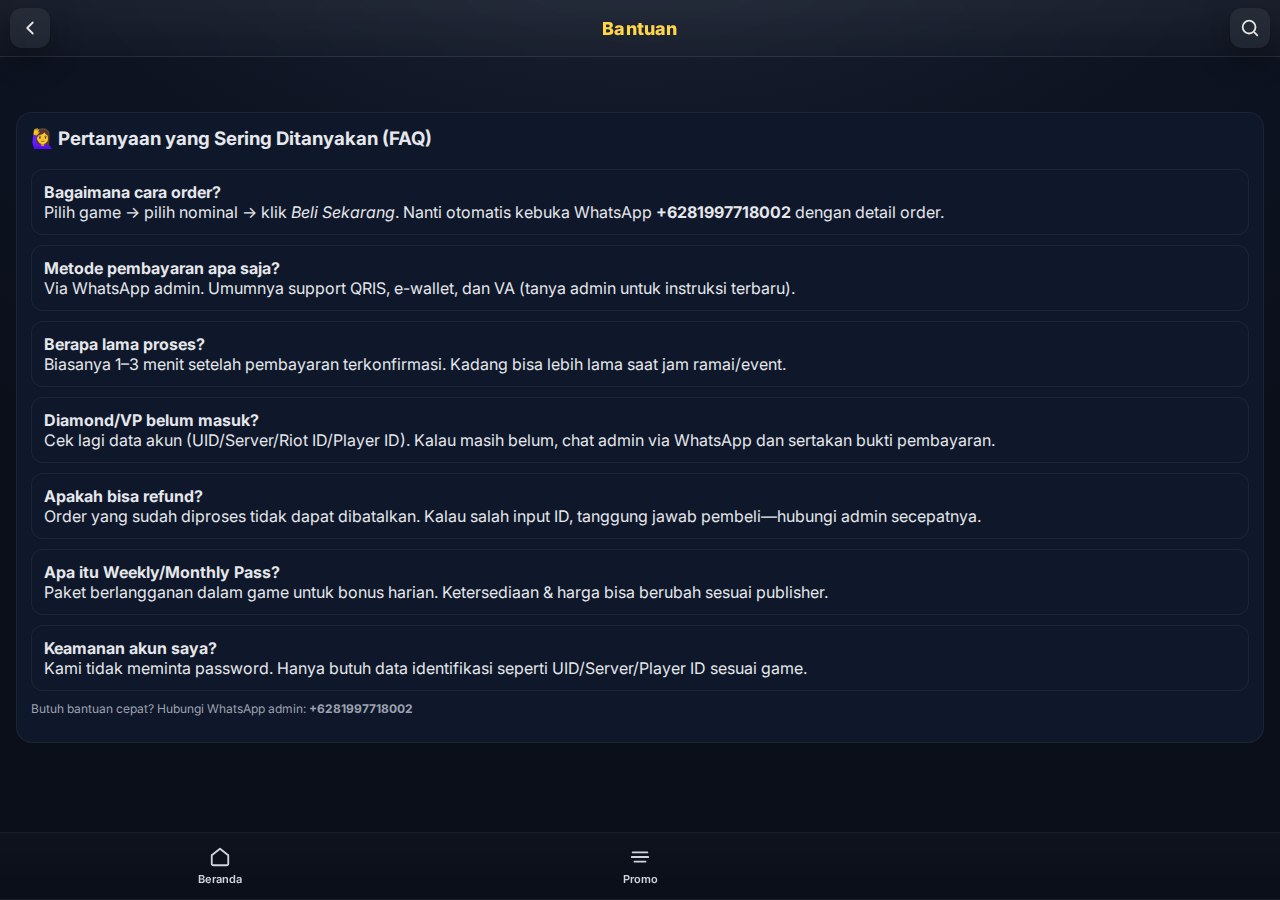
<file: bantuan.html>
<!DOCTYPE html>
<html lang="id">
<head>
  <meta charset="UTF-8" />
  <meta name="viewport" content="width=device-width, initial-scale=1.0"/>
  <title>Bantuan & FAQ</title>
  <link rel="preconnect" href="https://fonts.googleapis.com">
  <link href="https://fonts.googleapis.com/css2?family=Inter:wght@400;600;700;800&display=swap" rel="stylesheet">
  <link rel="stylesheet" href="styles.css"/>
</head>
<body>
  <header class="appbar glass">
    <a class="icon-btn lg-hit" href="index.html" aria-label="Kembali">
      <svg width="22" height="22" viewBox="0 0 24 24" fill="none">
        <path d="M15 18l-6-6 6-6" stroke="currentColor" stroke-width="2" stroke-linecap="round" stroke-linejoin="round"/>
      </svg>
    </a>
    <div class="logo">Bantuan</div>
    <button class="icon-btn lg-hit" id="searchBtn" aria-label="Cari">
      <svg width="22" height="22" viewBox="0 0 24 24" fill="none">
        <circle cx="11" cy="11" r="7" stroke="currentColor" stroke-width="2"/>
        <path d="M20 20l-3-3" stroke="currentColor" stroke-width="2" stroke-linecap="round"/>
      </svg>
    </button>
  </header>

  <main class="container">
    <section class="desc">
      <h3 style="margin-top:0">🙋‍♀️ Pertanyaan yang Sering Ditanyakan (FAQ)</h3>
      <ul class="faq">
        <li>
          <strong>Bagaimana cara order?</strong><br/>
          Pilih game → pilih nominal → klik <em>Beli Sekarang</em>. Nanti otomatis kebuka WhatsApp <b>+6281997718002</b> dengan detail order.
        </li>
        <li>
          <strong>Metode pembayaran apa saja?</strong><br/>
          Via WhatsApp admin. Umumnya support QRIS, e-wallet, dan VA (tanya admin untuk instruksi terbaru).
        </li>
        <li>
          <strong>Berapa lama proses?</strong><br/>
          Biasanya 1–3 menit setelah pembayaran terkonfirmasi. Kadang bisa lebih lama saat jam ramai/event.
        </li>
        <li>
          <strong>Diamond/VP belum masuk?</strong><br/>
          Cek lagi data akun (UID/Server/Riot ID/Player ID). Kalau masih belum, chat admin via WhatsApp dan sertakan bukti pembayaran.
        </li>
        <li>
          <strong>Apakah bisa refund?</strong><br/>
          Order yang sudah diproses tidak dapat dibatalkan. Kalau salah input ID, tanggung jawab pembeli—hubungi admin secepatnya.
        </li>
        <li>
          <strong>Apa itu Weekly/Monthly Pass?</strong><br/>
          Paket berlangganan dalam game untuk bonus harian. Ketersediaan & harga bisa berubah sesuai publisher.
        </li>
        <li>
          <strong>Keamanan akun saya?</strong><br/>
          Kami tidak meminta password. Hanya butuh data identifikasi seperti UID/Server/Player ID sesuai game.
        </li>
      </ul>

      <p class="hint">
        Butuh bantuan cepat? Hubungi WhatsApp admin: <a href="https://wa.me/6281997718002" target="_blank" rel="noopener"><b>+6281997718002</b></a>
      </p>
    </section>
  </main>

  <!-- Footer dua item -->
  <nav class="bottom-nav glass two-items">
    <a class="nav-item" href="index.html">
      <svg width="22" height="22" viewBox="0 0 24 24" fill="none">
        <path d="M3 10l9-7 9 7v9a2 2 0 0 1-2 2H5a2 2 0 0 1-2-2v-9z" stroke="currentColor" stroke-width="2" stroke-linejoin="round"/>
      </svg>
      <span>Beranda</span>
    </a>
    <a class="nav-item" href="promo.html">
      <svg width="22" height="22" viewBox="0 0 24 24" fill="none">
        <path d="M3 12h18M4 7h16M6 17h12" stroke="currentColor" stroke-width="2" stroke-linecap="round"/>
      </svg>
      <span>Promo</span>
    </a>
  </nav>

  <script src="app.js"></script>
</body>
</html>
</file>
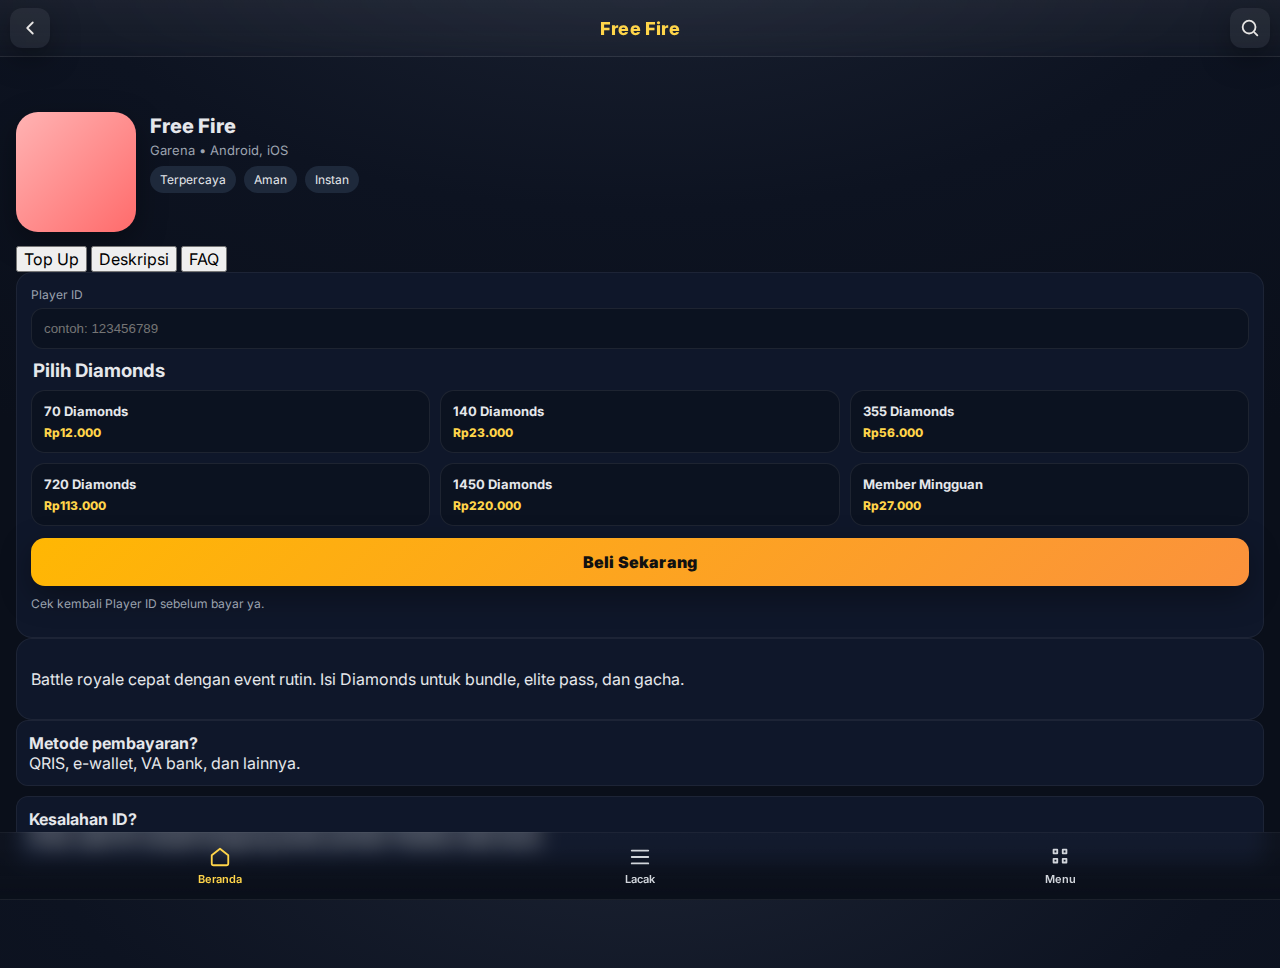
<file: freefire.html>
<!DOCTYPE html>
<html lang="id">
<head>
  <meta charset="UTF-8" />
  <meta name="viewport" content="width=device-width, initial-scale=1.0"/>
  <title>Free Fire — Top Up</title>
  <link href="https://fonts.googleapis.com/css2?family=Inter:wght@400;600;700;800&display=swap" rel="stylesheet">
  <link rel="stylesheet" href="styles.css"/>
</head>
<body>
  <header class="appbar glass">
    <a class="icon-btn" href="index.html" aria-label="Kembali">
      <svg width="22" height="22" viewBox="0 0 24 24" fill="none"><path d="M15 18l-6-6 6-6" stroke="currentColor" stroke-width="2" stroke-linecap="round" stroke-linejoin="round"/></svg>
    </a>
    <div class="logo">Free Fire</div>
    <button class="icon-btn" id="searchBtn" aria-label="Cari">
      <svg width="22" height="22" viewBox="0 0 24 24" fill="none"><circle cx="11" cy="11" r="7" stroke="currentColor" stroke-width="2"/><path d="M20 20l-3-3" stroke="currentColor" stroke-width="2" stroke-linecap="round"/></svg>
    </button>
  </header>

  <main class="container">
    <section class="detail-hero hero-ff">
      <div class="cover"></div>
      <div class="hero-info">
        <h1>Free Fire</h1>
        <p class="sub">Garena • Android, iOS</p>
        <div class="pills">
          <span class="pill">Terpercaya</span><span class="pill">Aman</span><span class="pill">Instan</span>
        </div>
      </div>
    </section>

    <div class="tabs">
      <button class="tab active" data-target="#ff-topup">Top Up</button>
      <button class="tab" data-target="#ff-deskripsi">Deskripsi</button>
      <button class="tab" data-target="#ff-faq">FAQ</button>
    </div>

    <section id="ff-topup" class="tab-panel active">
      <form class="order-form" onsubmit="return false">
        <div class="form-row">
          <label>Player ID</label>
          <input type="text" placeholder="contoh: 123456789" required />
        </div>

        <h3 class="opt-title">Pilih Diamonds</h3>
        <div class="product-grid">
          <label class="radio-card">
            <input type="radio" name="ff_pkg" value="70 Diamonds" data-price="12000">
            <span class="r-title">70 Diamonds</span><span class="price">Rp12.000</span>
          </label>
          <label class="radio-card">
            <input type="radio" name="ff_pkg" value="140 Diamonds" data-price="23000">
            <span class="r-title">140 Diamonds</span><span class="price">Rp23.000</span>
          </label>
          <label class="radio-card">
            <input type="radio" name="ff_pkg" value="355 Diamonds" data-price="56000">
            <span class="r-title">355 Diamonds</span><span class="price">Rp56.000</span>
          </label>
          <label class="radio-card">
            <input type="radio" name="ff_pkg" value="720 Diamonds" data-price="113000">
            <span class="r-title">720 Diamonds</span><span class="price">Rp113.000</span>
          </label>
          <label class="radio-card">
            <input type="radio" name="ff_pkg" value="1450 Diamonds" data-price="220000">
            <span class="r-title">1450 Diamonds</span><span class="price">Rp220.000</span>
          </label>
          <label class="radio-card">
            <input type="radio" name="ff_pkg" value="Member Mingguan" data-price="27000">
            <span class="r-title">Member Mingguan</span><span class="price">Rp27.000</span>
          </label>
        </div>

        <button class="buy-btn" data-game="Free Fire">Beli Sekarang</button>
        <p class="hint">Cek kembali Player ID sebelum bayar ya.</p>
      </form>
    </section>

    <section id="ff-deskripsi" class="tab-panel">
      <div class="desc"><p>Battle royale cepat dengan event rutin. Isi Diamonds untuk bundle, elite pass, dan gacha.</p></div>
    </section>

    <section id="ff-faq" class="tab-panel">
      <ul class="faq">
        <li><strong>Metode pembayaran?</strong><br/>QRIS, e-wallet, VA bank, dan lainnya.</li>
        <li><strong>Kesalahan ID?</strong><br/>Order salah ID menjadi tanggung jawab pembeli. Pastikan data benar.</li>
      </ul>
    </section>
  </main>

  <nav class="bottom-nav glass">
    <a class="nav-item active" href="index.html">
      <svg width="22" height="22" viewBox="0 0 24 24" fill="none"><path d="M3 10l9-7 9 7v9a2 2 0 0 1-2 2H5a2 2 0 0 1-2-2v-9z" stroke="currentColor" stroke-width="2" stroke-linejoin="round"/></svg>
      <span>Beranda</span>
    </a>
    <a class="nav-item" href="#"><svg width="22" height="22" viewBox="0 0 24 24" fill="none"><path d="M3 5h18M3 12h18M3 19h18" stroke="currentColor" stroke-width="2" stroke-linecap="round"/></svg><span>Lacak</span></a>
    <a class="nav-item" href="#"><svg width="22" height="22" viewBox="0 0 24 24" fill="none"><path d="M5 4h4v4H5zM15 4h4v4h-4zM5 14h4v4H5zM15 14h4v4h-4z" stroke="currentColor" stroke-width="2" stroke-linejoin="round"/></svg><span>Menu</span></a>
  </nav>

  <script src="app.js"></script>
</body>
</html>
</file>
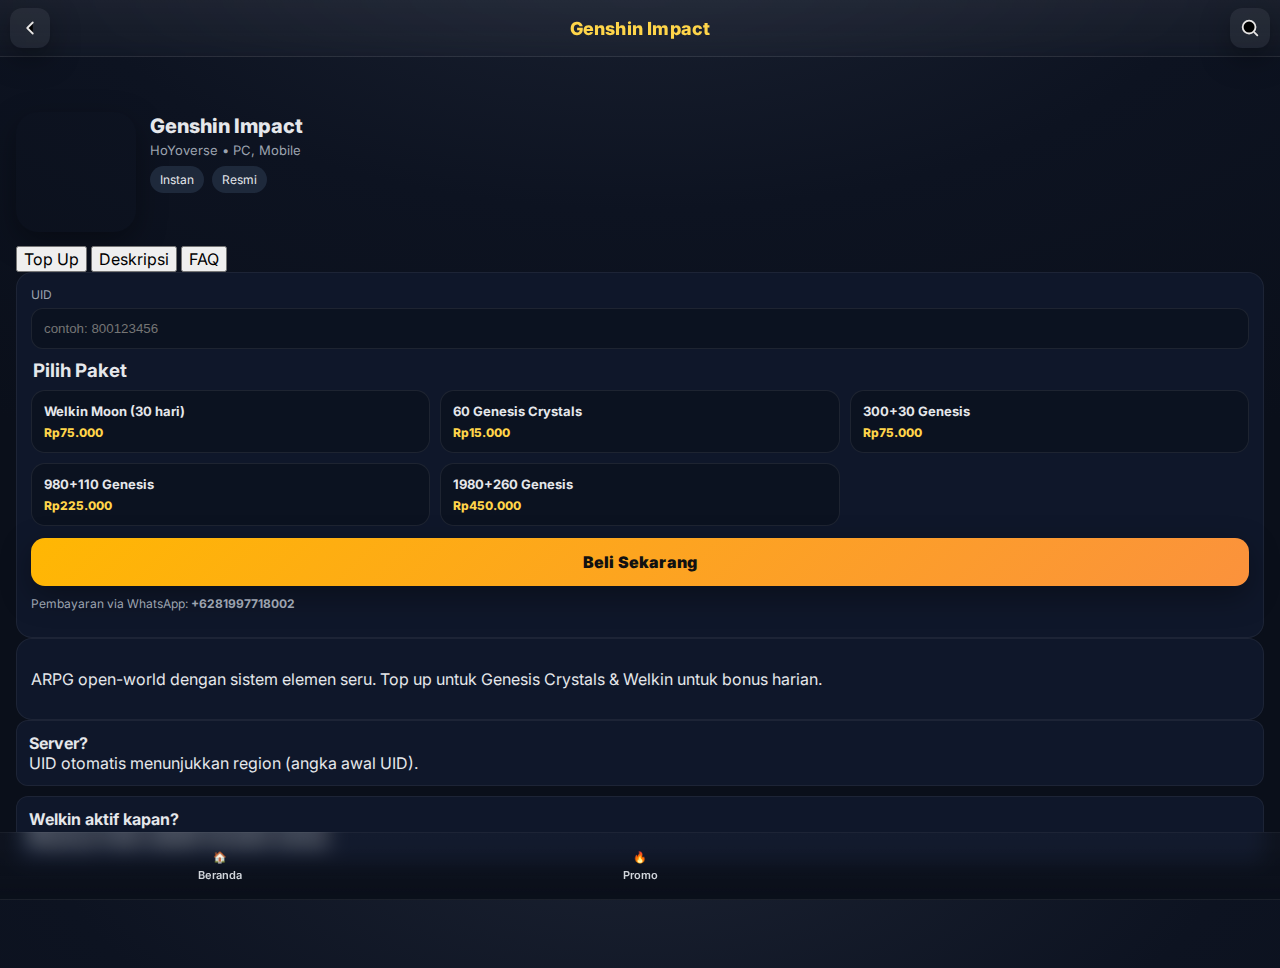
<file: genshin.html>
<!DOCTYPE html>
<html lang="id">
<head>
  <meta charset="UTF-8" />
  <meta name="viewport" content="width=device-width, initial-scale=1.0"/>
  <title>Genshin Impact — Top Up</title>
  <link href="https://fonts.googleapis.com/css2?family=Inter:wght@400;600;700;800&display=swap" rel="stylesheet">
  <link rel="stylesheet" href="styles.css"/>
</head>
<body>
  <header class="appbar glass">
    <a class="icon-btn lg-hit" href="index.html" aria-label="Kembali">
      <svg width="22" height="22" viewBox="0 0 24 24"><path d="M15 18l-6-6 6-6" stroke="currentColor" stroke-width="2" stroke-linecap="round" stroke-linejoin="round"/></svg>
    </a>
    <div class="logo">Genshin Impact</div>
    <button class="icon-btn lg-hit" id="searchBtn" aria-label="Cari">
      <svg width="22" height="22" viewBox="0 0 24 24"><circle cx="11" cy="11" r="7" stroke="currentColor" stroke-width="2"/><path d="M20 20l-3-3" stroke="currentColor" stroke-width="2" stroke-linecap="round"/></svg>
    </button>
  </header>

  <main class="container">
    <section class="detail-hero hero-gi">
      <div class="cover"></div>
      <div class="hero-info">
        <h1>Genshin Impact</h1>
        <p class="sub">HoYoverse • PC, Mobile</p>
        <div class="pills"><span class="pill">Instan</span><span class="pill">Resmi</span></div>
      </div>
    </section>

    <div class="tabs">
      <button class="tab active" data-target="#gi-topup">Top Up</button>
      <button class="tab" data-target="#gi-desc">Deskripsi</button>
      <button class="tab" data-target="#gi-faq">FAQ</button>
    </div>

    <section id="gi-topup" class="tab-panel active">
      <form class="order-form" onsubmit="return false">
        <div class="form-row">
          <label>UID</label>
          <input type="text" placeholder="contoh: 800123456" required />
        </div>

        <h3 class="opt-title">Pilih Paket</h3>
        <div class="product-grid">
          <label class="radio-card"><input type="radio" name="gi_pkg" value="Blessing of the Welkin Moon" data-price="75000"><span class="r-title">Welkin Moon (30 hari)</span><span class="price">Rp75.000</span></label>
          <label class="radio-card"><input type="radio" name="gi_pkg" value="60 Genesis Crystals" data-price="15000"><span class="r-title">60 Genesis Crystals</span><span class="price">Rp15.000</span></label>
          <label class="radio-card"><input type="radio" name="gi_pkg" value="300+30 Genesis Crystals" data-price="75000"><span class="r-title">300+30 Genesis</span><span class="price">Rp75.000</span></label>
          <label class="radio-card"><input type="radio" name="gi_pkg" value="980+110 Genesis Crystals" data-price="225000"><span class="r-title">980+110 Genesis</span><span class="price">Rp225.000</span></label>
          <label class="radio-card"><input type="radio" name="gi_pkg" value="1980+260 Genesis Crystals" data-price="450000"><span class="r-title">1980+260 Genesis</span><span class="price">Rp450.000</span></label>
        </div>

        <button class="buy-btn" data-game="Genshin Impact">Beli Sekarang</button>
        <p class="hint">Pembayaran via WhatsApp: <b>+6281997718002</b></p>
      </form>
    </section>

    <section id="gi-desc" class="tab-panel">
      <div class="desc"><p>ARPG open-world dengan sistem elemen seru. Top up untuk Genesis Crystals & Welkin untuk bonus harian.</p></div>
    </section>

    <section id="gi-faq" class="tab-panel">
      <ul class="faq">
        <li><strong>Server?</strong><br/>UID otomatis menunjukkan region (angka awal UID).</li>
        <li><strong>Welkin aktif kapan?</strong><br/>Biasanya instan setelah transaksi sukses.</li>
      </ul>
    </section>
  </main>

  <nav class="bottom-nav glass two-items">
    <a class="nav-item" href="index.html">🏠<span>Beranda</span></a>
    <a class="nav-item" href="promo.html">🔥<span>Promo</span></a>
  </nav>

  <script src="app.js"></script>
</body>
</html>
</file>
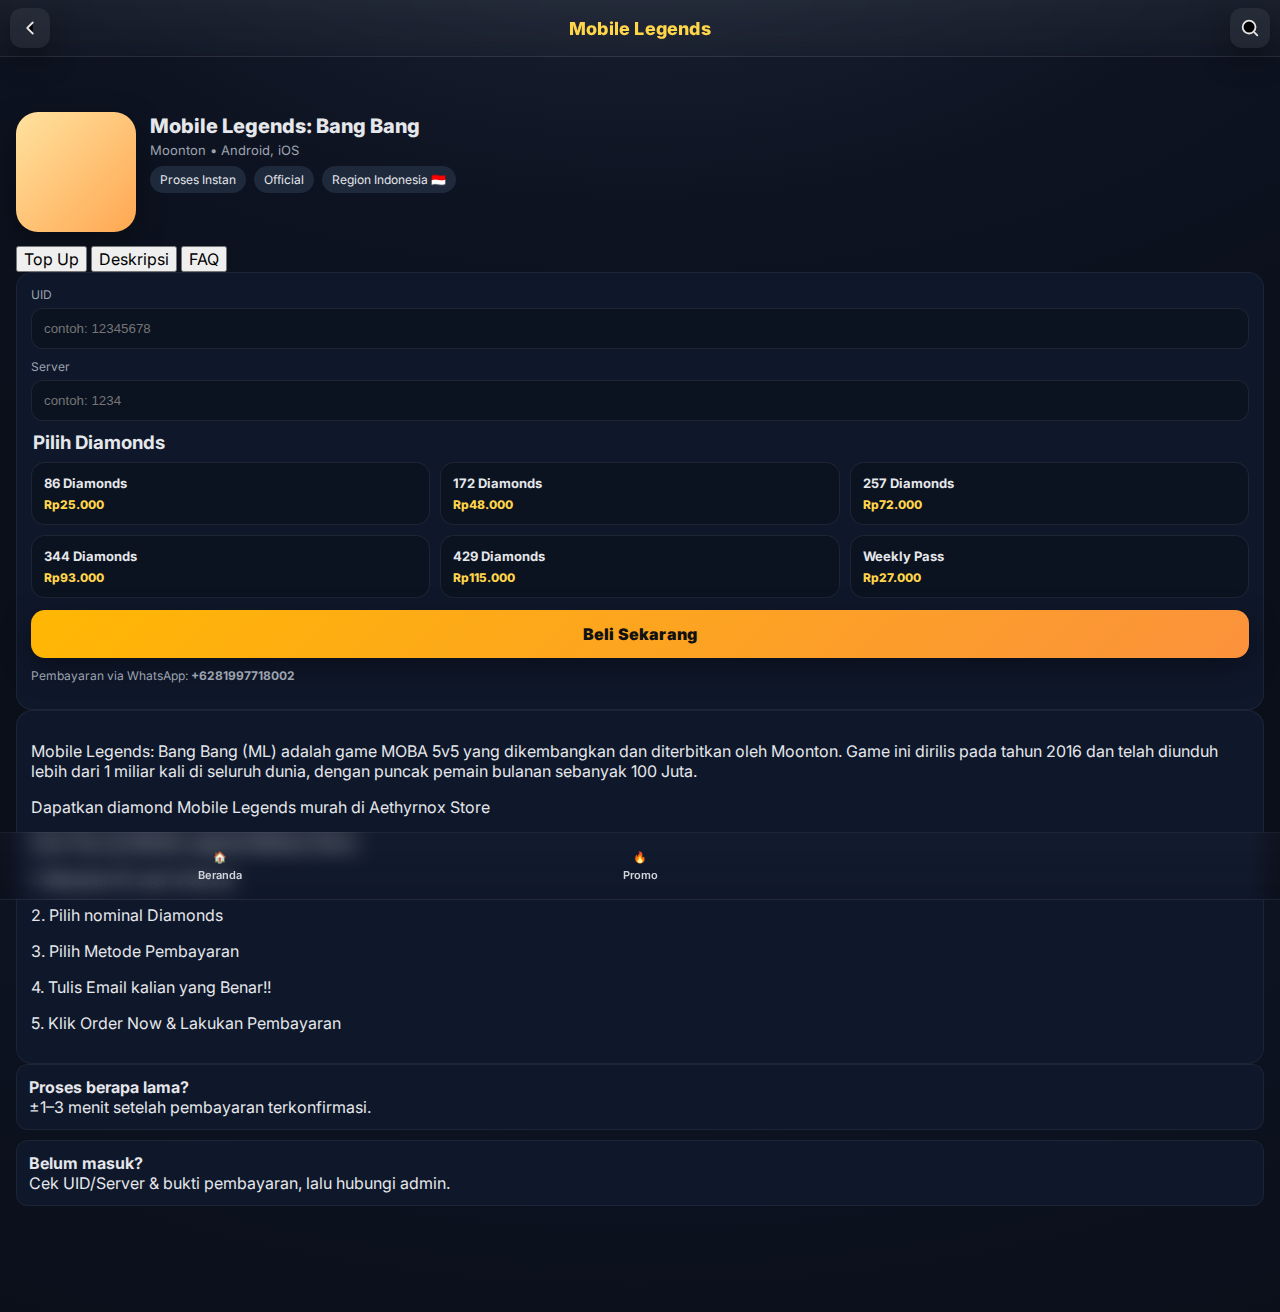
<file: mobilelegends.html>
<!DOCTYPE html>
<html lang="id">
<head>
  <link rel="icon" type="image/svg+xml"
    href='data:image/svg+xml;utf8,
    <svg xmlns="http://www.w3.org/2000/svg" viewBox="0 0 64 64">
      <defs><linearGradient id="g" x1="0" y1="0" x2="1" y2="1">
        <stop stop-color="%23ffb703"/><stop offset="1" stop-color="%23fb923c"/>
      </linearGradient></defs>
      <rect width="64" height="64" rx="14" fill="url(%23g)"/>
      <text x="50%" y="55%" dominant-baseline="middle" text-anchor="middle"
            font-family="Inter, Arial" font-size="44" font-weight="800" fill="%23111">A</text>
    </svg>' />

  <link rel="preconnect" href="https://fonts.googleapis.com">
  <link href="https://fonts.googleapis.com/css2?family=Inter:wght@400;600;700;800&display=swap" rel="stylesheet">
  <link rel="stylesheet" href="styles.css" />
  <meta charset="UTF-8" />
  <meta name="viewport" content="width=device-width, initial-scale=1.0"/>
  <title>Mobile Legends — Top Up</title>
  <link href="https://fonts.googleapis.com/css2?family=Inter:wght@400;600;700;800&display=swap" rel="stylesheet">
  <link rel="stylesheet" href="styles.css"/>
</head>
<body>
  <header class="appbar glass">
    <a class="icon-btn lg-hit" href="index.html" aria-label="Kembali">
      <svg width="22" height="22" viewBox="0 0 24 24"><path d="M15 18l-6-6 6-6" stroke="currentColor" stroke-width="2" stroke-linecap="round" stroke-linejoin="round"/></svg>
    </a>
    <div class="logo">Mobile Legends</div>
    <button class="icon-btn lg-hit" id="searchBtn" aria-label="Cari">
      <svg width="22" height="22" viewBox="0 0 24 24"><circle cx="11" cy="11" r="7" stroke="currentColor" stroke-width="2"/><path d="M20 20l-3-3" stroke="currentColor" stroke-width="2" stroke-linecap="round"/></svg>
    </button>
  </header>

  <main class="container">
    <section class="detail-hero hero-ml">
      <div class="cover"></div>
      <div class="hero-info">
        <h1>Mobile Legends: Bang Bang</h1>
        <p class="sub">Moonton • Android, iOS</p>
        <div class="pills"><span class="pill">Proses Instan</span><span class="pill">Official</span><span class="pill">Region Indonesia 🇮🇩</span></div>
      </div>
    </section>

    <div class="tabs">
      <button class="tab active" data-target="#ml-topup">Top Up</button>
      <button class="tab" data-target="#ml-desc">Deskripsi</button>
      <button class="tab" data-target="#ml-faq">FAQ</button>
    </div>

    <section id="ml-topup" class="tab-panel active">
      <form class="order-form" onsubmit="return false">
        <div class="form-row">
          <label>UID</label>
          <input type="text" placeholder="contoh: 12345678" required />
        </div>
        <div class="form-row">
          <label>Server</label>
          <input type="text" placeholder="contoh: 1234" required />
        </div>

        <h3 class="opt-title">Pilih Diamonds</h3>
        <div class="product-grid">
          <label class="radio-card"><input type="radio" name="ml_pkg" value="86 Diamonds" data-price="25000"><span class="r-title">86 Diamonds</span><span class="price">Rp25.000</span></label>
          <label class="radio-card"><input type="radio" name="ml_pkg" value="172 Diamonds" data-price="48000"><span class="r-title">172 Diamonds</span><span class="price">Rp48.000</span></label>
          <label class="radio-card"><input type="radio" name="ml_pkg" value="257 Diamonds" data-price="72000"><span class="r-title">257 Diamonds</span><span class="price">Rp72.000</span></label>
          <label class="radio-card"><input type="radio" name="ml_pkg" value="344 Diamonds" data-price="93000"><span class="r-title">344 Diamonds</span><span class="price">Rp93.000</span></label>
          <label class="radio-card"><input type="radio" name="ml_pkg" value="429 Diamonds" data-price="115000"><span class="r-title">429 Diamonds</span><span class="price">Rp115.000</span></label>
          <label class="radio-card"><input type="radio" name="ml_pkg" value="Weekly Pass" data-price="27000"><span class="r-title">Weekly Pass</span><span class="price">Rp27.000</span></label>
        </div>

        <button class="buy-btn" data-game="Mobile Legends">Beli Sekarang</button>
        <p class="hint">Pembayaran via WhatsApp: <b>+6281997718002</b></p>
      </form>
    </section>

    <section id="ml-desc" class="tab-panel">
      <div class="desc"><p>Mobile Legends: Bang Bang (ML) adalah game MOBA 5v5 yang dikembangkan dan diterbitkan oleh Moonton. Game ini dirilis pada tahun 2016 dan telah diunduh lebih dari 1 miliar kali di seluruh dunia, dengan puncak pemain bulanan sebanyak 100 Juta.</p>
                        <p>Dapatkan diamond Mobile Legends murah di Aethyrnox Store</p>

<p>Cara Top Up  Mobile Legends Bahtera Store:</p>
<p>1. Masukan ID user & Server</p>
<p>2. Pilih nominal Diamonds</p>
<p>3. Pilih Metode Pembayaran</p>
<p>4. Tulis Email kalian yang Benar!!</p>
<p>5. Klik Order Now & Lakukan Pembayaran </p></div>
    </section>

    <section id="ml-faq" class="tab-panel">
      <ul class="faq">
        <li><strong>Proses berapa lama?</strong><br/>±1–3 menit setelah pembayaran terkonfirmasi.</li>
        <li><strong>Belum masuk?</strong><br/>Cek UID/Server & bukti pembayaran, lalu hubungi admin.</li>
      </ul>
    </section>
  </main>

  <nav class="bottom-nav glass two-items">
    <a class="nav-item" href="index.html">🏠<span>Beranda</span></a>
    <a class="nav-item" href="promo.html">🔥<span>Promo</span></a>
  </nav>

  <script src="app.js"></script>
</body>
</html>
</file>
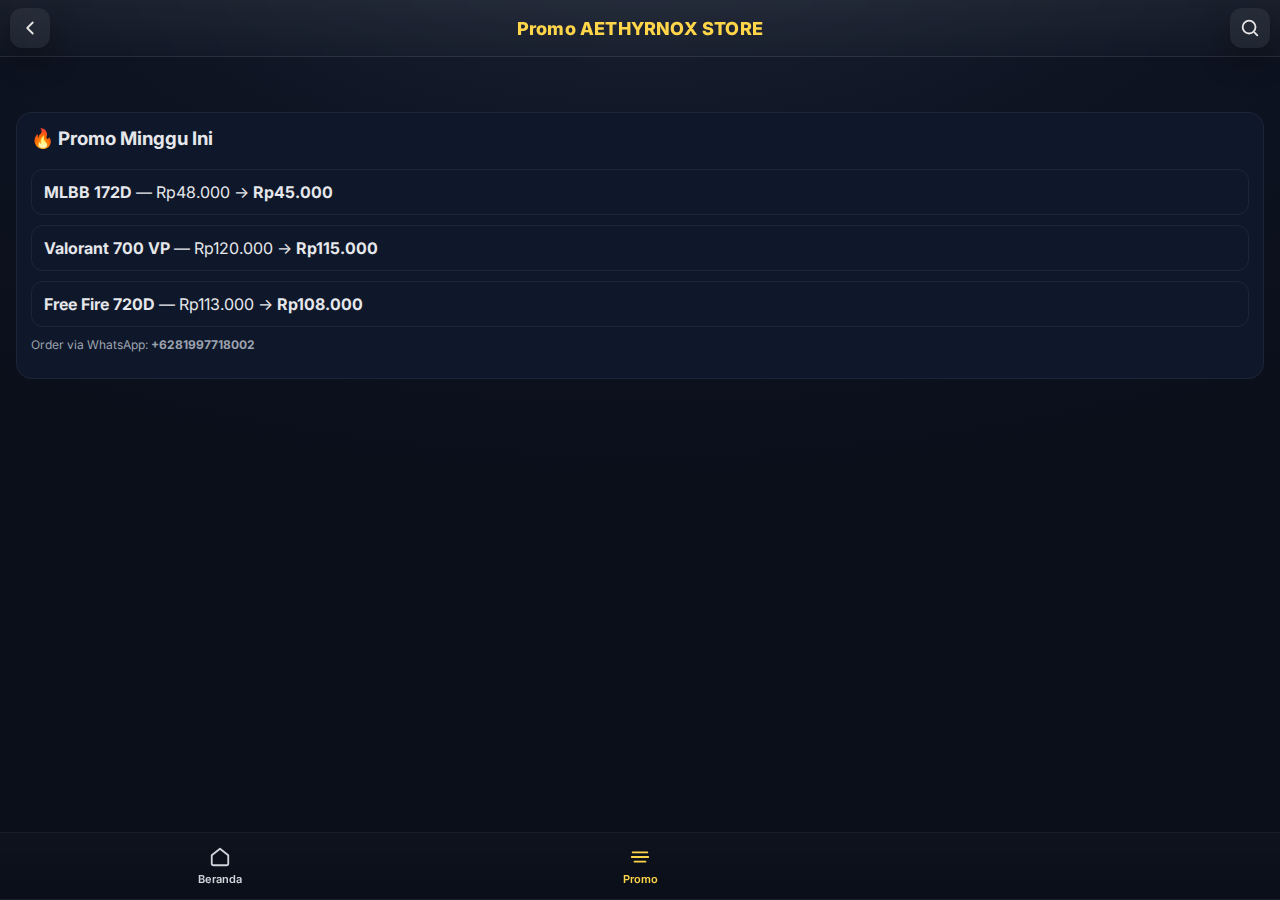
<file: promo.html>
<!DOCTYPE html>
<html lang="id">
<head>
  <meta charset="UTF-8" />
  <meta name="viewport" content="width=device-width, initial-scale=1.0"/>
  <title>Promo</title>
  <link href="https://fonts.googleapis.com/css2?family=Inter:wght@400;600;700;800&display=swap" rel="stylesheet">
  <link rel="stylesheet" href="styles.css"/>
</head>
<body>
  <header class="appbar glass">
    <a class="icon-btn lg-hit" href="index.html" aria-label="Kembali">
      <svg width="22" height="22" viewBox="0 0 24 24" fill="none"><path d="M15 18l-6-6 6-6" stroke="currentColor" stroke-width="2" stroke-linecap="round" stroke-linejoin="round"/></svg>
    </a>
    <div class="logo">Promo AETHYRNOX STORE</div>
    <button class="icon-btn lg-hit" id="searchBtn" aria-label="Cari">
      <svg width="22" height="22" viewBox="0 0 24 24" fill="none"><circle cx="11" cy="11" r="7" stroke="currentColor" stroke-width="2"/><path d="M20 20l-3-3" stroke="currentColor" stroke-width="2" stroke-linecap="round"/></svg>
    </button>
  </header>

  <main class="container">
    <section class="desc">
      <h3 style="margin-top:0">🔥 Promo Minggu Ini</h3>
      <ul class="faq">
        <li><strong>MLBB 172D</strong> — Rp48.000 → <b>Rp45.000</b></li>
        <li><strong>Valorant 700 VP</strong> — Rp120.000 → <b>Rp115.000</b></li>
        <li><strong>Free Fire 720D</strong> — Rp113.000 → <b>Rp108.000</b></li>
      </ul>
      <p class="hint">Order via WhatsApp: <b>+6281997718002</b></p>
    </section>
  </main>

  <nav class="bottom-nav glass">
    <a class="nav-item" href="index.html">
      <svg width="22" height="22" viewBox="0 0 24 24" fill="none"><path d="M3 10l9-7 9 7v9a2 2 0 0 1-2 2H5a2 2 0 0 1-2-2v-9z" stroke="currentColor" stroke-width="2" stroke-linejoin="round"/></svg>
      <span>Beranda</span>
    </a>
    <a class="nav-item active" href="promo.html">
      <svg width="22" height="22" viewBox="0 0 24 24" fill="none"><path d="M3 12h18M4 7h16M6 17h12" stroke="currentColor" stroke-width="2" stroke-linecap="round"/></svg>
      <span>Promo</span>
    </a>
  </nav>

  <script src="app.js"></script>
</body>
</html>
</file>
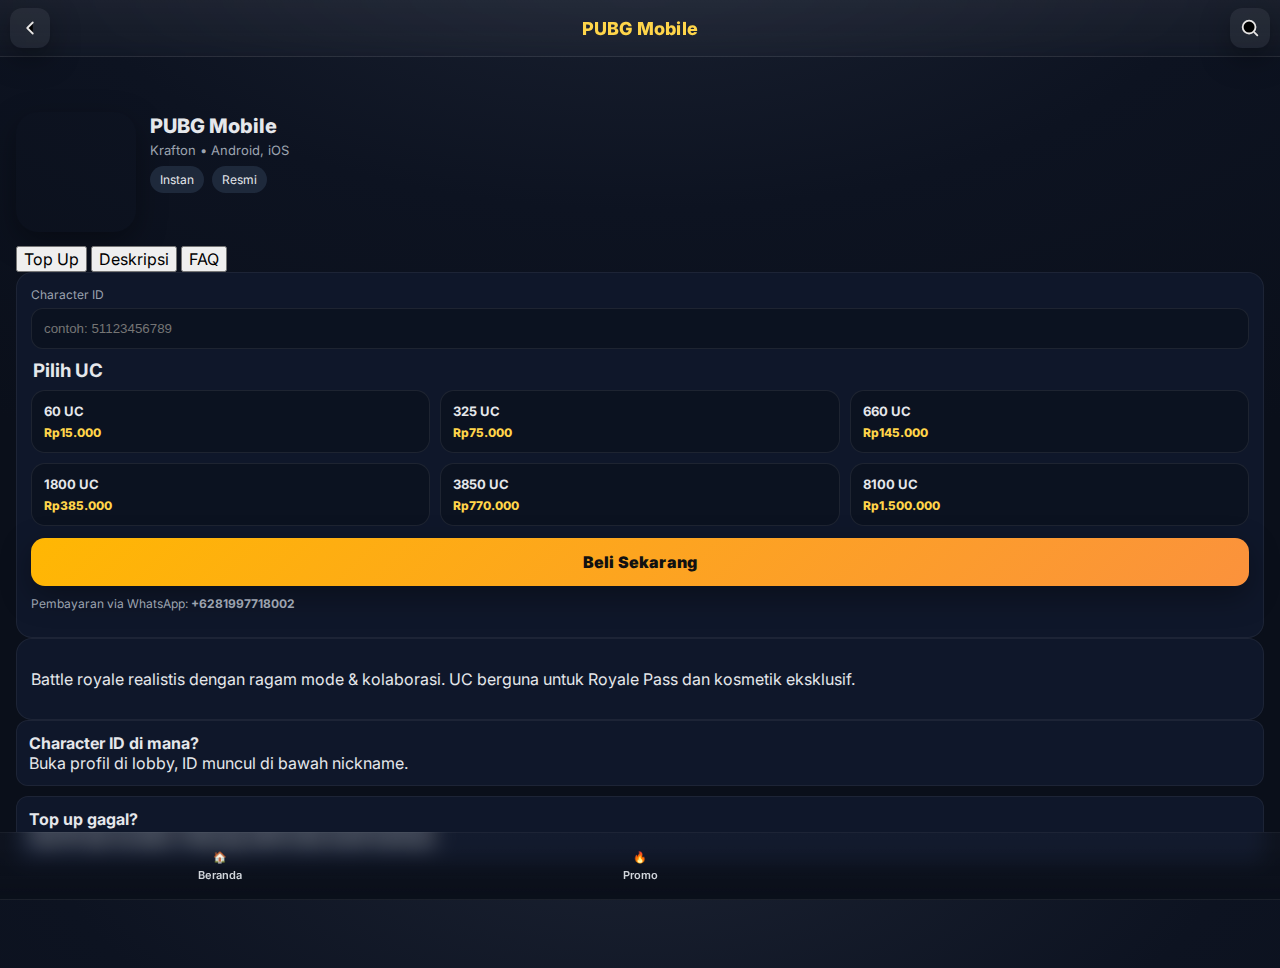
<file: pubgm.html>
<!DOCTYPE html>
<html lang="id">
<head>
  <meta charset="UTF-8" />
  <meta name="viewport" content="width=device-width, initial-scale=1.0"/>
  <title>PUBG Mobile — Top Up</title>
  <link href="https://fonts.googleapis.com/css2?family=Inter:wght@400;600;700;800&display=swap" rel="stylesheet">
  <link rel="stylesheet" href="styles.css"/>
</head>
<body>
  <header class="appbar glass">
    <a class="icon-btn lg-hit" href="index.html" aria-label="Kembali">
      <svg width="22" height="22" viewBox="0 0 24 24"><path d="M15 18l-6-6 6-6" stroke="currentColor" stroke-width="2" stroke-linecap="round" stroke-linejoin="round"/></svg>
    </a>
    <div class="logo">PUBG Mobile</div>
    <button class="icon-btn lg-hit" id="searchBtn" aria-label="Cari">
      <svg width="22" height="22" viewBox="0 0 24 24"><circle cx="11" cy="11" r="7" stroke="currentColor" stroke-width="2"/><path d="M20 20l-3-3" stroke="currentColor" stroke-width="2" stroke-linecap="round"/></svg>
    </button>
  </header>

  <main class="container">
    <section class="detail-hero hero-pubgm">
      <div class="cover"></div>
      <div class="hero-info">
        <h1>PUBG Mobile</h1>
        <p class="sub">Krafton • Android, iOS</p>
        <div class="pills"><span class="pill">Instan</span><span class="pill">Resmi</span></div>
      </div>
    </section>

    <div class="tabs">
      <button class="tab active" data-target="#pubgm-topup">Top Up</button>
      <button class="tab" data-target="#pubgm-desc">Deskripsi</button>
      <button class="tab" data-target="#pubgm-faq">FAQ</button>
    </div>

    <section id="pubgm-topup" class="tab-panel active">
      <form class="order-form" onsubmit="return false">
        <div class="form-row">
          <label>Character ID</label>
          <input type="text" placeholder="contoh: 51123456789" required />
        </div>

        <h3 class="opt-title">Pilih UC</h3>
        <div class="product-grid">
          <label class="radio-card"><input type="radio" name="pubgm_pkg" value="60 UC" data-price="15000"><span class="r-title">60 UC</span><span class="price">Rp15.000</span></label>
          <label class="radio-card"><input type="radio" name="pubgm_pkg" value="325 UC" data-price="75000"><span class="r-title">325 UC</span><span class="price">Rp75.000</span></label>
          <label class="radio-card"><input type="radio" name="pubgm_pkg" value="660 UC" data-price="145000"><span class="r-title">660 UC</span><span class="price">Rp145.000</span></label>
          <label class="radio-card"><input type="radio" name="pubgm_pkg" value="1800 UC" data-price="385000"><span class="r-title">1800 UC</span><span class="price">Rp385.000</span></label>
          <label class="radio-card"><input type="radio" name="pubgm_pkg" value="3850 UC" data-price="770000"><span class="r-title">3850 UC</span><span class="price">Rp770.000</span></label>
          <label class="radio-card"><input type="radio" name="pubgm_pkg" value="8100 UC" data-price="1500000"><span class="r-title">8100 UC</span><span class="price">Rp1.500.000</span></label>
        </div>

        <button class="buy-btn" data-game="PUBG Mobile">Beli Sekarang</button>
        <p class="hint">Pembayaran via WhatsApp: <b>+6281997718002</b></p>
      </form>
    </section>

    <section id="pubgm-desc" class="tab-panel">
      <div class="desc"><p>Battle royale realistis dengan ragam mode & kolaborasi. UC berguna untuk Royale Pass dan kosmetik eksklusif.</p></div>
    </section>

    <section id="pubgm-faq" class="tab-panel">
      <ul class="faq">
        <li><strong>Character ID di mana?</strong><br/>Buka profil di lobby, ID muncul di bawah nickname.</li>
        <li><strong>Top up gagal?</strong><br/>Cek ID dan koneksi. Hubungi admin jika butuh bantuan.</li>
      </ul>
    </section>
  </main>

  <nav class="bottom-nav glass two-items">
    <a class="nav-item" href="index.html">🏠<span>Beranda</span></a>
    <a class="nav-item" href="promo.html">🔥<span>Promo</span></a>
  </nav>

  <script src="app.js"></script>
</body>
</html>
</file>
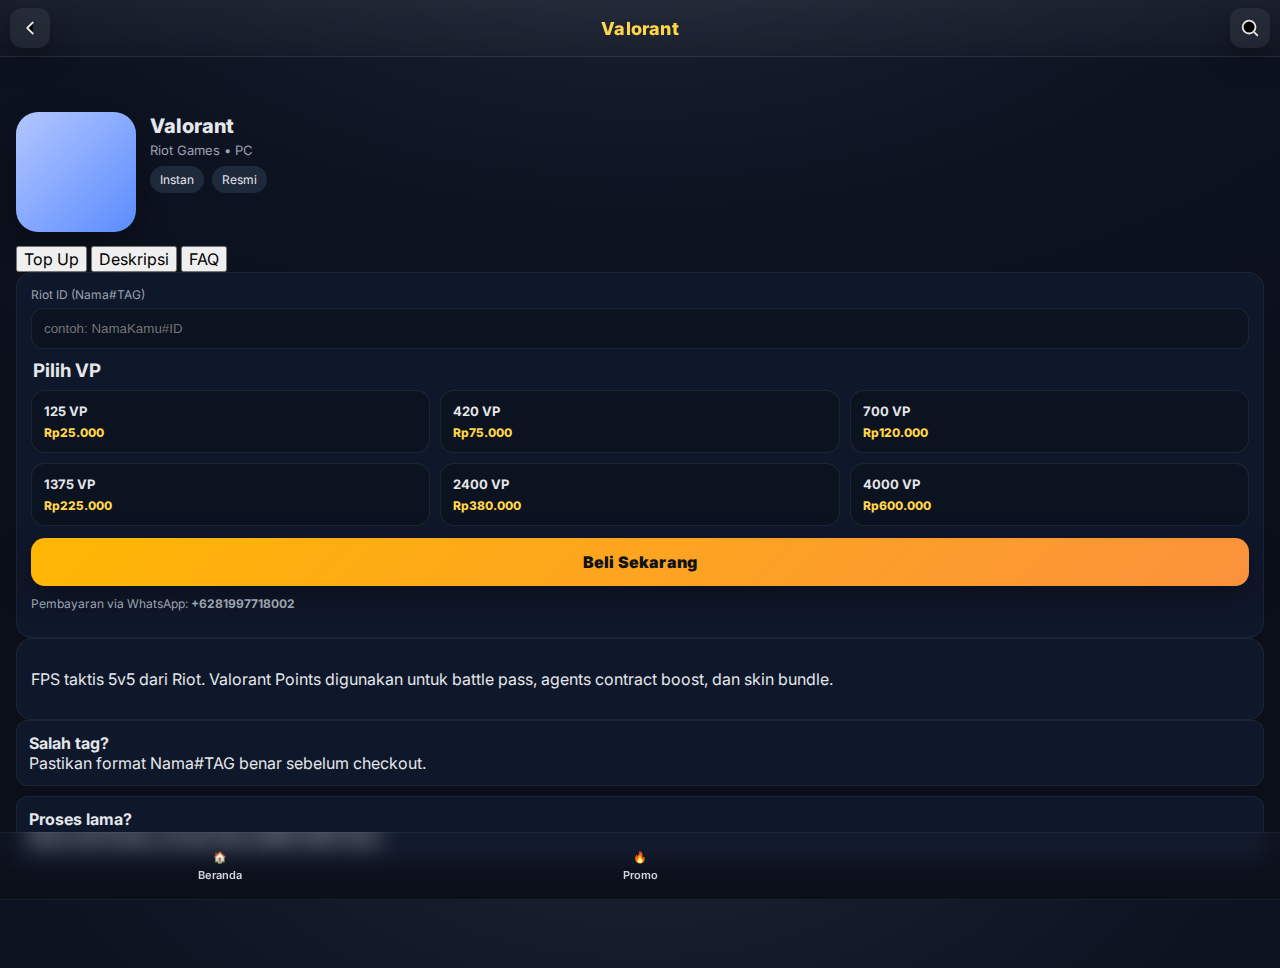
<file: valorant.html>
<!DOCTYPE html>
<html lang="id">
<head>
  <meta charset="UTF-8" />
  <meta name="viewport" content="width=device-width, initial-scale=1.0"/>
  <title>Valorant — Top Up</title>
  <link href="https://fonts.googleapis.com/css2?family=Inter:wght@400;600;700;800&display=swap" rel="stylesheet">
  <link rel="stylesheet" href="styles.css"/>
</head>
<body>
  <header class="appbar glass">
    <a class="icon-btn lg-hit" href="index.html" aria-label="Kembali">
      <svg width="22" height="22" viewBox="0 0 24 24"><path d="M15 18l-6-6 6-6" stroke="currentColor" stroke-width="2" stroke-linecap="round" stroke-linejoin="round"/></svg>
    </a>
    <div class="logo">Valorant</div>
    <button class="icon-btn lg-hit" id="searchBtn" aria-label="Cari">
      <svg width="22" height="22" viewBox="0 0 24 24"><circle cx="11" cy="11" r="7" stroke="currentColor" stroke-width="2"/><path d="M20 20l-3-3" stroke="currentColor" stroke-width="2" stroke-linecap="round"/></svg>
    </button>
  </header>

  <main class="container">
    <section class="detail-hero hero-vlr">
      <div class="cover"></div>
      <div class="hero-info">
        <h1>Valorant</h1>
        <p class="sub">Riot Games • PC</p>
        <div class="pills"><span class="pill">Instan</span><span class="pill">Resmi</span></div>
      </div>
    </section>

    <div class="tabs">
      <button class="tab active" data-target="#vlr-topup">Top Up</button>
      <button class="tab" data-target="#vlr-desc">Deskripsi</button>
      <button class="tab" data-target="#vlr-faq">FAQ</button>
    </div>

    <section id="vlr-topup" class="tab-panel active">
      <form class="order-form" onsubmit="return false">
        <div class="form-row">
          <label>Riot ID (Nama#TAG)</label>
          <input type="text" placeholder="contoh: NamaKamu#ID" required />
        </div>

        <h3 class="opt-title">Pilih VP</h3>
        <div class="product-grid">
          <label class="radio-card"><input type="radio" name="vlr_pkg" value="125 VP" data-price="25000"><span class="r-title">125 VP</span><span class="price">Rp25.000</span></label>
          <label class="radio-card"><input type="radio" name="vlr_pkg" value="420 VP" data-price="75000"><span class="r-title">420 VP</span><span class="price">Rp75.000</span></label>
          <label class="radio-card"><input type="radio" name="vlr_pkg" value="700 VP" data-price="120000"><span class="r-title">700 VP</span><span class="price">Rp120.000</span></label>
          <label class="radio-card"><input type="radio" name="vlr_pkg" value="1375 VP" data-price="225000"><span class="r-title">1375 VP</span><span class="price">Rp225.000</span></label>
          <label class="radio-card"><input type="radio" name="vlr_pkg" value="2400 VP" data-price="380000"><span class="r-title">2400 VP</span><span class="price">Rp380.000</span></label>
          <label class="radio-card"><input type="radio" name="vlr_pkg" value="4000 VP" data-price="600000"><span class="r-title">4000 VP</span><span class="price">Rp600.000</span></label>
        </div>

        <button class="buy-btn" data-game="Valorant">Beli Sekarang</button>
        <p class="hint">Pembayaran via WhatsApp: <b>+6281997718002</b></p>
      </form>
    </section>

    <section id="vlr-desc" class="tab-panel">
      <div class="desc"><p>FPS taktis 5v5 dari Riot. Valorant Points digunakan untuk battle pass, agents contract boost, dan skin bundle.</p></div>
    </section>

    <section id="vlr-faq" class="tab-panel">
      <ul class="faq">
        <li><strong>Salah tag?</strong><br/>Pastikan format Nama#TAG benar sebelum checkout.</li>
        <li><strong>Proses lama?</strong><br/>Saat event besar, proses bisa sedikit lebih lama.</li>
      </ul>
    </section>
  </main>

  <nav class="bottom-nav glass two-items">
    <a class="nav-item" href="index.html">🏠<span>Beranda</span></a>
    <a class="nav-item" href="promo.html">🔥<span>Promo</span></a>
  </nav>

  <script src="app.js"></script>
</body>
</html>
</file>
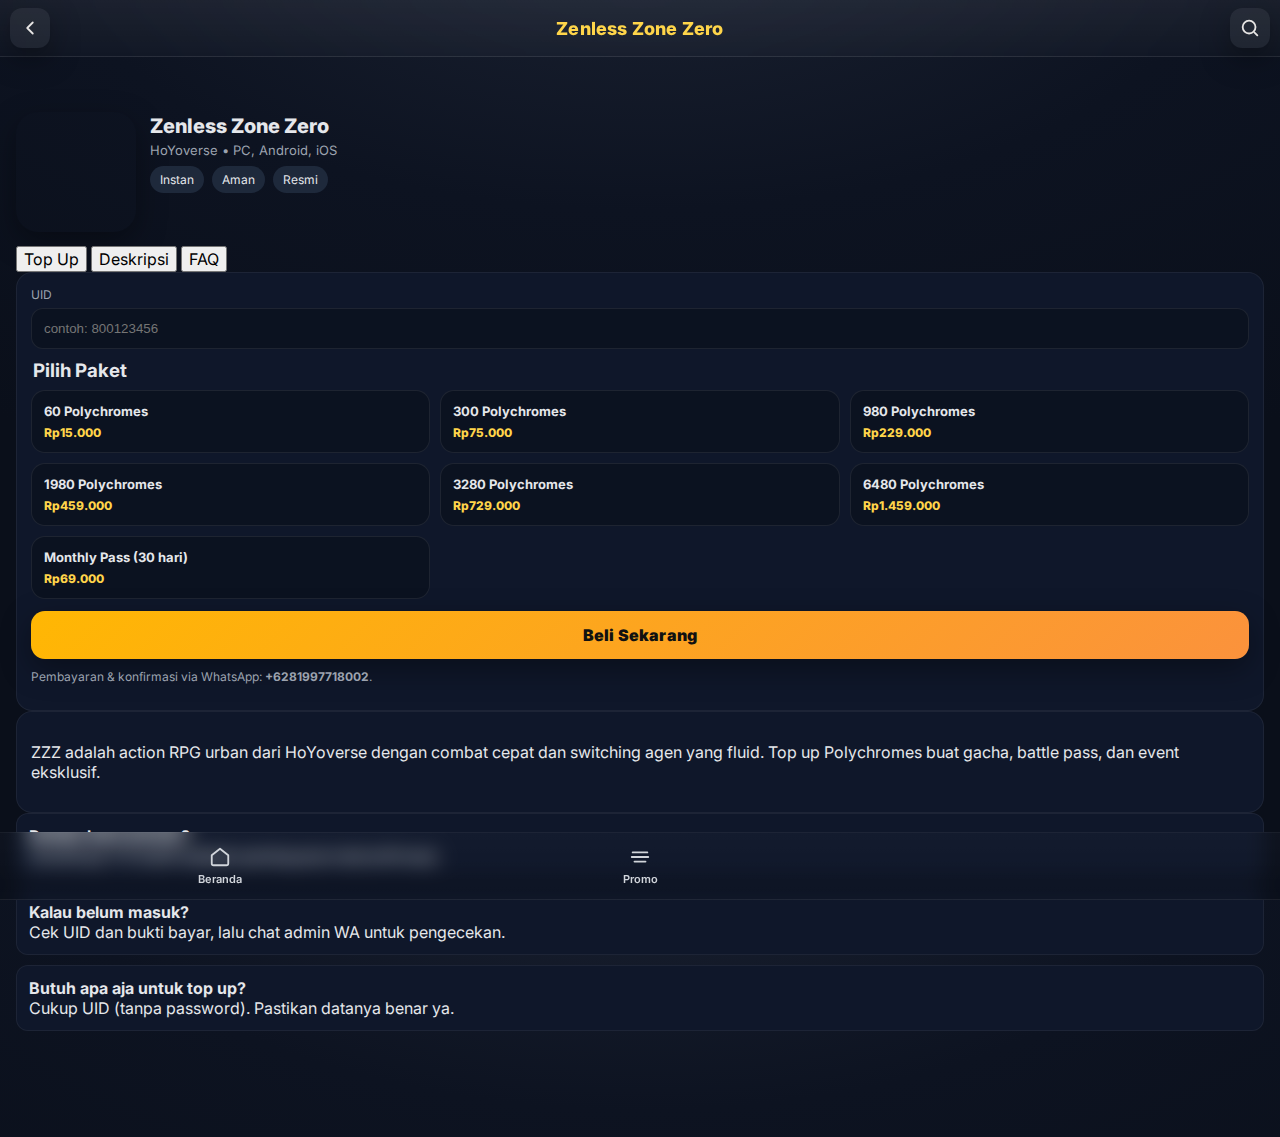
<file: zenless.html>
<!DOCTYPE html>
<html lang="id">
<head>
  <meta charset="UTF-8"/>
  <meta name="viewport" content="width=device-width, initial-scale=1.0"/>
  <title>Zenless Zone Zero — Top Up</title>
  <link href="https://fonts.googleapis.com/css2?family=Inter:wght@400;600;700;800&display=swap" rel="stylesheet">
  <link rel="stylesheet" href="styles.css"/>
</head>
<body>
  <!-- Header -->
  <header class="appbar glass">
    <a class="icon-btn lg-hit" href="index.html" aria-label="Kembali">
      <svg width="22" height="22" viewBox="0 0 24 24" fill="none">
        <path d="M15 18l-6-6 6-6" stroke="currentColor" stroke-width="2" stroke-linecap="round" stroke-linejoin="round"/>
      </svg>
    </a>
    <div class="logo">Zenless Zone Zero</div>
    <button class="icon-btn lg-hit" id="searchBtn" aria-label="Cari">
      <svg width="22" height="22" viewBox="0 0 24 24" fill="none">
        <circle cx="11" cy="11" r="7" stroke="currentColor" stroke-width="2"/>
        <path d="M20 20l-3-3" stroke="currentColor" stroke-width="2" stroke-linecap="round"/>
      </svg>
    </button>
  </header>

  <!-- Hero -->
  <main class="container">
    <section class="detail-hero hero-zzz">
      <div class="cover"></div>
      <div class="hero-info">
        <h1>Zenless Zone Zero</h1>
        <p class="sub">HoYoverse • PC, Android, iOS</p>
        <div class="pills">
          <span class="pill">Instan</span>
          <span class="pill">Aman</span>
          <span class="pill">Resmi</span>
        </div>
      </div>
    </section>

    <!-- Tabs -->
    <div class="tabs">
      <button class="tab active" data-target="#zzz-topup">Top Up</button>
      <button class="tab" data-target="#zzz-desc">Deskripsi</button>
      <button class="tab" data-target="#zzz-faq">FAQ</button>
    </div>

    <!-- TOP UP -->
    <section id="zzz-topup" class="tab-panel active">
      <form class="order-form" onsubmit="return false">
        <div class="form-row">
          <label>UID</label>
          <input type="text" placeholder="contoh: 800123456" required/>
        </div>

        <h3 class="opt-title">Pilih Paket</h3>
        <div class="product-grid">
          <label class="radio-card">
            <input type="radio" name="zzz_pkg" value="60 Polychromes" data-price="15000"/>
            <span class="r-title">60 Polychromes</span><span class="price">Rp15.000</span>
          </label>
          <label class="radio-card">
            <input type="radio" name="zzz_pkg" value="300 Polychromes" data-price="75000"/>
            <span class="r-title">300 Polychromes</span><span class="price">Rp75.000</span>
          </label>
          <label class="radio-card">
            <input type="radio" name="zzz_pkg" value="980 Polychromes" data-price="229000"/>
            <span class="r-title">980 Polychromes</span><span class="price">Rp229.000</span>
          </label>
          <label class="radio-card">
            <input type="radio" name="zzz_pkg" value="1980 Polychromes" data-price="459000"/>
            <span class="r-title">1980 Polychromes</span><span class="price">Rp459.000</span>
          </label>
          <label class="radio-card">
            <input type="radio" name="zzz_pkg" value="3280 Polychromes" data-price="729000"/>
            <span class="r-title">3280 Polychromes</span><span class="price">Rp729.000</span>
          </label>
          <label class="radio-card">
            <input type="radio" name="zzz_pkg" value="6480 Polychromes" data-price="1459000"/>
            <span class="r-title">6480 Polychromes</span><span class="price">Rp1.459.000</span>
          </label>
          <label class="radio-card">
            <input type="radio" name="zzz_pkg" value="Monthly Pass (30 hari)" data-price="69000"/>
            <span class="r-title">Monthly Pass (30 hari)</span><span class="price">Rp69.000</span>
          </label>
        </div>

        <button class="buy-btn" data-game="Zenless Zone Zero">Beli Sekarang</button>
        <p class="hint">Pembayaran & konfirmasi via WhatsApp: <strong>+6281997718002</strong>.</p>
      </form>
    </section>

    <!-- DESKRIPSI -->
    <section id="zzz-desc" class="tab-panel">
      <div class="desc">
        <p>
          ZZZ adalah action RPG urban dari HoYoverse dengan combat cepat dan switching agen yang fluid.
          Top up Polychromes buat gacha, battle pass, dan event eksklusif.
        </p>
      </div>
    </section>

    <!-- FAQ -->
    <section id="zzz-faq" class="tab-panel">
      <ul class="faq">
        <li><strong>Berapa lama proses?</strong><br/>Umumnya 1–3 menit setelah pembayaran terkonfirmasi.</li>
        <li><strong>Kalau belum masuk?</strong><br/>Cek UID dan bukti bayar, lalu chat admin WA untuk pengecekan.</li>
        <li><strong>Butuh apa aja untuk top up?</strong><br/>Cukup UID (tanpa password). Pastikan datanya benar ya.</li>
      </ul>
    </section>
  </main>

  <!-- Footer 2 item -->
  <nav class="bottom-nav glass two-items">
    <a class="nav-item" href="index.html">
      <svg width="22" height="22" viewBox="0 0 24 24" fill="none">
        <path d="M3 10l9-7 9 7v9a2 2 0 0 1-2 2H5a2 2 0 0 1-2-2v-9z" stroke="currentColor" stroke-width="2" stroke-linejoin="round"/>
      </svg>
      <span>Beranda</span>
    </a>
    <a class="nav-item" href="promo.html">
      <svg width="22" height="22" viewBox="0 0 24 24" fill="none">
        <path d="M3 12h18M4 7h16M6 17h12" stroke="currentColor" stroke-width="2" stroke-linecap="round"/>
      </svg>
      <span>Promo</span>
    </a>
  </nav>

  <script src="app.js"></script>
</body>
  </html>
</file>
<file: styles.css>
/* ========== Theme Tokens ========== */
:root{
  --bg:#0d1321;
  --surface:#0f172a;
  --panel:#0b1220;
  --ink:#e5e7eb;
  --muted:#9ca3af;
  --brand1:#ffb703;
  --brand2:#fb923c;
  --accent:#ffd54a;
  --glass: rgba(255,255,255,.06);
  --border: rgba(255,255,255,.08);
  --shadow: 0 10px 30px rgba(0,0,0,.35);
}

/* Reset */
*{box-sizing:border-box}
html,body{height:100%}
body{
  margin:0;
  font-family:Inter,system-ui,Arial,Helvetica,sans-serif;
  color:var(--ink);
  background: radial-gradient(1200px 600px at 50% -10%, #1b2232 0%, var(--bg) 50%, #0a0f1a 100%);
  overflow-x:hidden;
}

a{color:inherit;text-decoration:none}
button{font:inherit}

/* Utility */
.lg-hit{inline-size:44px; block-size:44px}
.container{padding:calc(64px + 48px) 16px 96px} /* header auto-height + search inline */

/* ========== Glass ========== */
.glass{
  background:linear-gradient(180deg, rgba(255,255,255,.06), rgba(255,255,255,.02));
  -webkit-backdrop-filter: blur(10px);
  backdrop-filter: blur(10px);
  border-bottom:1px solid var(--glass);
}

/* ========== App Bar + Search (inline) ========== */
.appbar{
  position:fixed; inset:0 0 auto 0; z-index:50;
  display:flex; align-items:center; justify-content:space-between;
  padding:8px 10px;
}
.appbar-has-search{
  display:grid;
  grid-template-columns: 44px 1fr;
  grid-template-rows: 38px 40px;
  gap:8px 10px;
  align-items:center;
  padding:8px 10px;
}
.brand{display:flex; align-items:center; gap:8px}
.brand-logo{
  width:26px; height:26px; object-fit:cover;
  border-radius:6px; box-shadow: var(--shadow);
}
.logo{
  color:var(--accent); font-weight:800; letter-spacing:.2px;
  font-size:18px;
}

.icon-btn{
  height:40px;width:40px;border:none;border-radius:12px;cursor:pointer;
  color:#e7e5e4;background:rgba(255,255,255,.06);
  display:grid;place-items:center; box-shadow: var(--shadow);
}
.icon-btn:active{transform:translateY(1px)}

.search-inline{
  grid-column: 1 / -1;
  display:flex; align-items:center; gap:8px;
  background:var(--panel); border:1px solid var(--border);
  border-radius:12px; padding:0 10px;
}
.search-inline input{
  flex:1; height:36px; border:none; outline:none; background:transparent; color:var(--ink);
}
.search-inline .clear-x{
  border:none; background:#1e293b; color:var(--ink);
  width:34px; height:30px; border-radius:8px; cursor:pointer;
}

/* ========== Typography ========== */
.section-title{
  margin:8px 2px 12px; letter-spacing:2px; font-size:14px; color:#fff; opacity:.95;
}
.fire{filter: drop-shadow(0 4px 12px #ff7a00aa)}

/* ========== Popular (2x3) ========== */
.popular-grid{
  display:grid; gap:12px;
}
.popular-grid.two-by-three{
  grid-template-columns: repeat(2, minmax(0,1fr));
}
.game-card{
  display:flex; gap:12px; align-items:center;
  background: linear-gradient(135deg, var(--brand1), var(--brand2));
  border-radius:18px; padding:10px; box-shadow: var(--shadow);
  min-height:74px; position:relative; isolation:isolate;
}
.thumb{ width:64px; height:64px; border-radius:12px; overflow:hidden; flex:none; box-shadow: inset 0 0 0 2px rgba(255,255,255,.06), 0 8px 20px rgba(0,0,0,.35); }
.thumb img{ width:100%; height:100%; object-fit:cover; display:block; }
.meta h3{margin:0 0 4px; font-size:15px; color:#111; font-weight:800; letter-spacing:.2px}
.meta p{margin:0; font-size:12px; color:#333; opacity:.8}

/* ========== Catalog (Topup Games ) ========== */
#catalog{ margin-top:6px; }
.catalog-grid{
  display:grid; gap:14px;
  grid-template-columns: repeat(2, minmax(0,1fr));
}
@media (min-width:480px){ .catalog-grid{ grid-template-columns: repeat(3, minmax(0,1fr)); } }
@media (min-width:768px){ .catalog-grid{ grid-template-columns: repeat(4, minmax(0,1fr)); } }

.poster h4{margin:8px 2px 0; font-size:12px; color:#e7e5e4; font-weight:600}
.poster-art{
  aspect-ratio: 3 / 4; width:100%; height:auto; object-fit:cover;
  border-radius:20px; display:block; box-shadow: var(--shadow);
}

/* ========== Chat CTA ========== */
.chat-cta{
  position:fixed; right:16px; bottom:86px;
  display:flex; align-items:center; gap:10px;
  padding:12px 16px; border:none; border-radius:16px; cursor:pointer;
  color:#111; background:linear-gradient(135deg,var(--brand1),var(--brand2));
  font-weight:800; letter-spacing:.2px; box-shadow: var(--shadow);
}
.chat-cta .dot{
  width:10px;height:10px;background:#fff;border-radius:99px; box-shadow:0 0 0 4px rgba(255,255,255,.25) inset;
}

/* ========== Bottom Nav ========== */
.bottom-nav{
  position:fixed; inset:auto 0 0 0; height:68px;
  display:grid; grid-template-columns: repeat(3,1fr);
  align-items:center; padding:6px 10px; z-index:40;
  border-top:1px solid var(--glass);
  background:linear-gradient(180deg, rgba(255,255,255,.02), rgba(255,255,255,.00));
  -webkit-backdrop-filter: blur(10px); backdrop-filter: blur(10px);
}
.nav-item{
  display:flex; flex-direction:column; gap:4px; align-items:center; justify-content:center;
  color:#d1d5db; text-decoration:none; font-size:11px; font-weight:600;
}
.nav-item.active{color:var(--accent)}

/* ========== Drawer ========== */
.drawer{
  position:fixed; inset:0 auto 0 0; width:min(86%, 360px); background:var(--surface);
  transform:translateX(-100%); transition:.25s ease; z-index:60; box-shadow: var(--shadow);
  display:flex; flex-direction:column;
}
.drawer.open{ transform:none }
.drawer-head{
  display:flex; align-items:center; justify-content:space-between; padding:14px; border-bottom:1px solid var(--glass)
}
.drawer-list{list-style:none; margin:0; padding:8px}
.drawer-list a{display:block; padding:16px 14px; color:var(--ink); text-decoration:none; border-radius:12px}
.drawer-list a:hover{ background:#111827 }

.scrim{
  position:fixed; inset:0; background:rgba(0,0,0,.45); opacity:0; visibility:hidden; transition:.25s ease; z-index:55;
}
.scrim.show{opacity:1; visibility:visible}

/* ========== Forms (detail pages) ========== */
.order-form{background:var(--surface); border:1px solid var(--glass); padding:14px; border-radius:16px}
.form-row{display:flex; flex-direction:column; gap:6px; margin-bottom:10px}
.form-row label{font-size:12px; color:var(--muted)}
.form-row input{
  background:var(--panel); border:1px solid var(--border);
  color:var(--ink); border-radius:12px; padding:12px 12px; outline:none;
}
.form-row input:focus{border-color:var(--brand2)}

.opt-title{margin:8px 2px}
.product-grid{
  display:grid; gap:10px; grid-template-columns: repeat(2, minmax(0,1fr)); margin-bottom:12px;
}
@media (min-width:520px){ .product-grid{ grid-template-columns: repeat(3, minmax(0,1fr)); } }

.radio-card{
  display:flex; flex-direction:column; gap:6px; padding:12px; border-radius:14px;
  background:var(--panel); border:1px solid var(--border); cursor:pointer; user-select:none;
}
.radio-card input{ display:none }
.radio-card .r-title{ font-weight:700; font-size:13px }
.radio-card .price{ font-size:12px; color:var(--accent); font-weight:800 }
.radio-card:has(input:checked){
  border-color:var(--brand2); box-shadow: 0 0 0 2px rgba(251,146,60,.25) inset;
  background:linear-gradient(180deg, rgba(251,146,60,.1), rgba(255,255,255,0));
}

.buy-btn{
  width:100%; padding:14px 18px; border:none; border-radius:14px; cursor:pointer;
  background: linear-gradient(135deg,var(--brand1),var(--brand2)); color:#111; font-weight:900;
  letter-spacing:.2px; box-shadow: var(--shadow);
}
.hint{color:var(--muted); font-size:12px; margin-top:10px}

.desc{background:var(--surface); border:1px solid var(--glass); padding:14px; border-radius:16px}
.faq{list-style:none; padding:0; margin:0}
.faq li{background:var(--surface); border:1px solid var(--glass); padding:12px; border-radius:12px; margin-bottom:10px}

/* ========== Detail hero (tetap untuk halaman detail) ========== */
.detail-hero{
  display:grid; grid-template-columns: 120px 1fr; gap:14px; margin-bottom:14px;
}
.detail-hero .cover{ aspect-ratio:1/1; border-radius:22px; box-shadow: var(--shadow) }
.detail-hero .hero-info h1{margin:2px 0 4px; font-size:20px; font-weight:800}
.detail-hero .sub{margin:0; color:var(--muted); font-size:13px}
.pills{display:flex; gap:8px; margin-top:8px; flex-wrap:wrap}
.pill{background:#1e293b; padding:6px 10px; border-radius:999px; font-size:12px; color:var(--ink)}

/* Variant cover gradients */
.hero-ml .cover{ background:linear-gradient(135deg,#ffe29f,#ffa751)}
.hero-vlr .cover{ background:linear-gradient(135deg,#b3c7ff,#5b8cff)}
.hero-ff .cover{ background:linear-gradient(135deg,#ffb3b3,#ff6b6b)}
</file>
